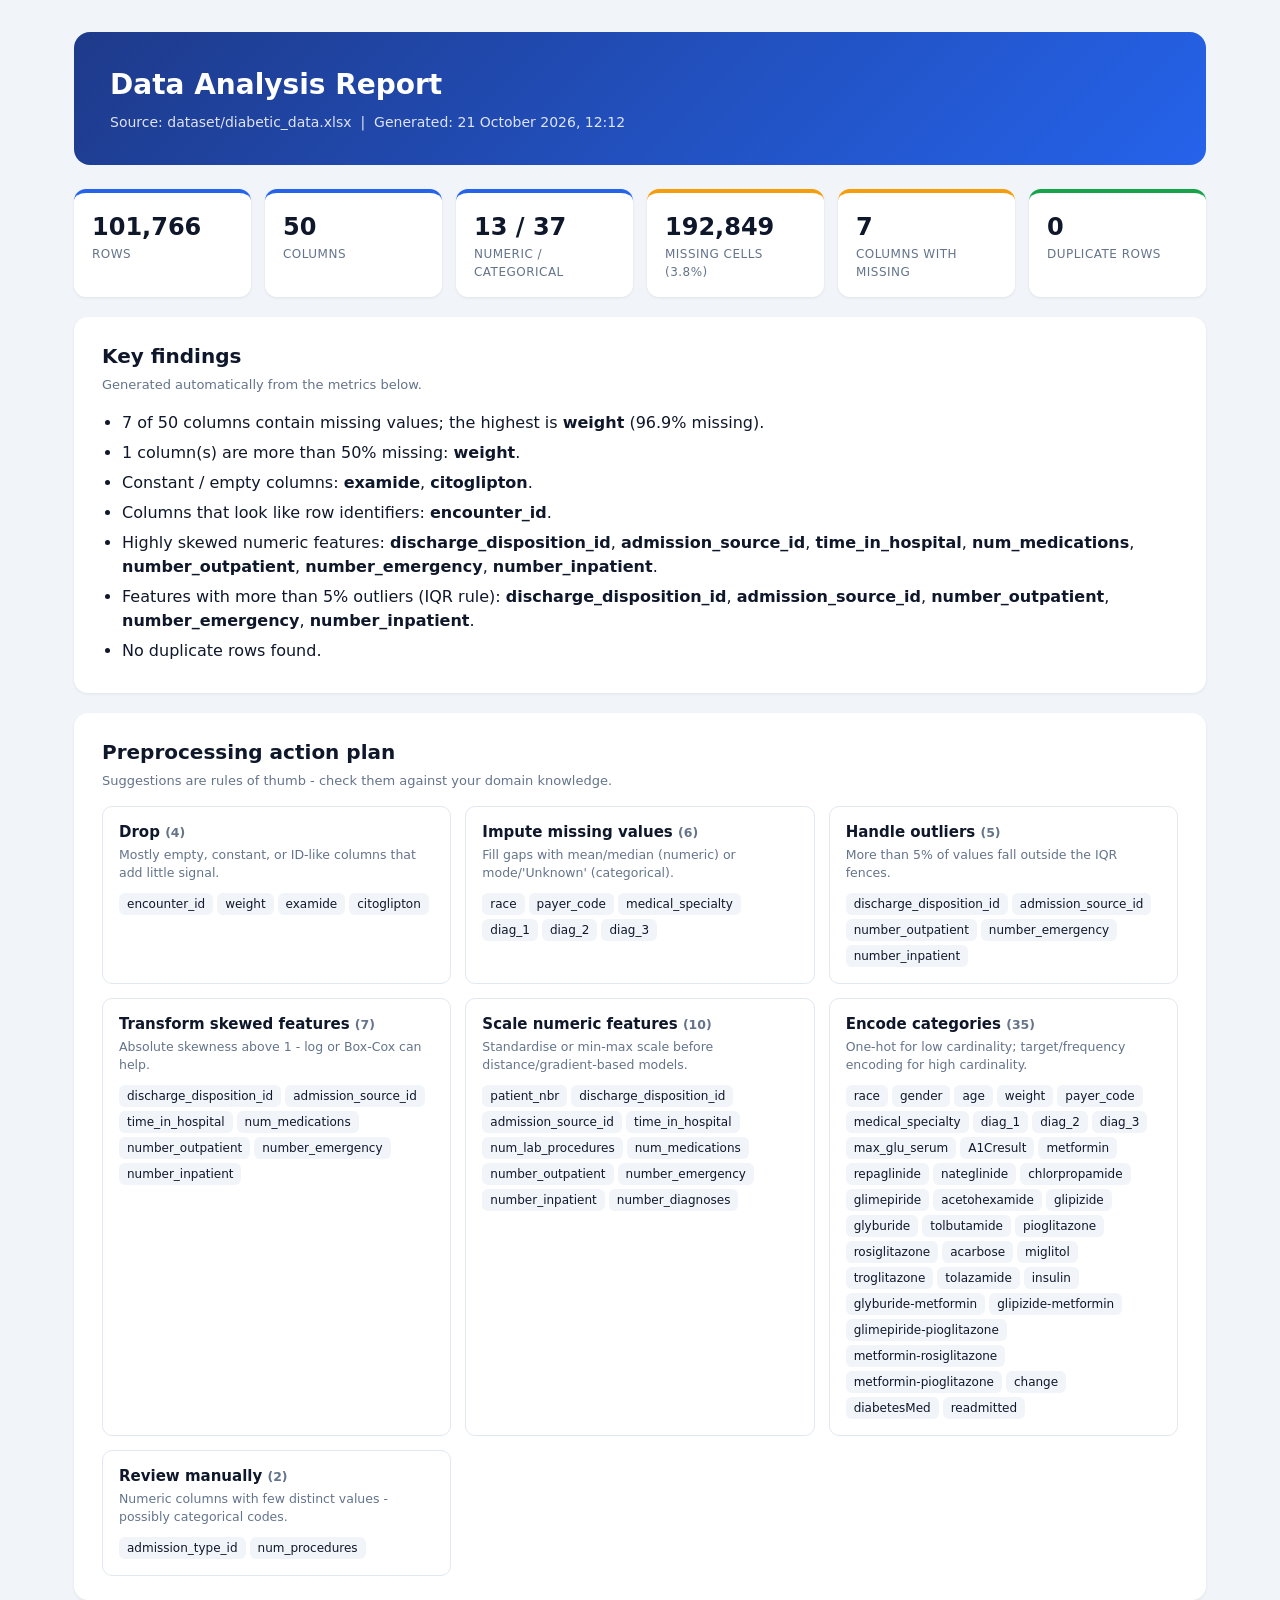
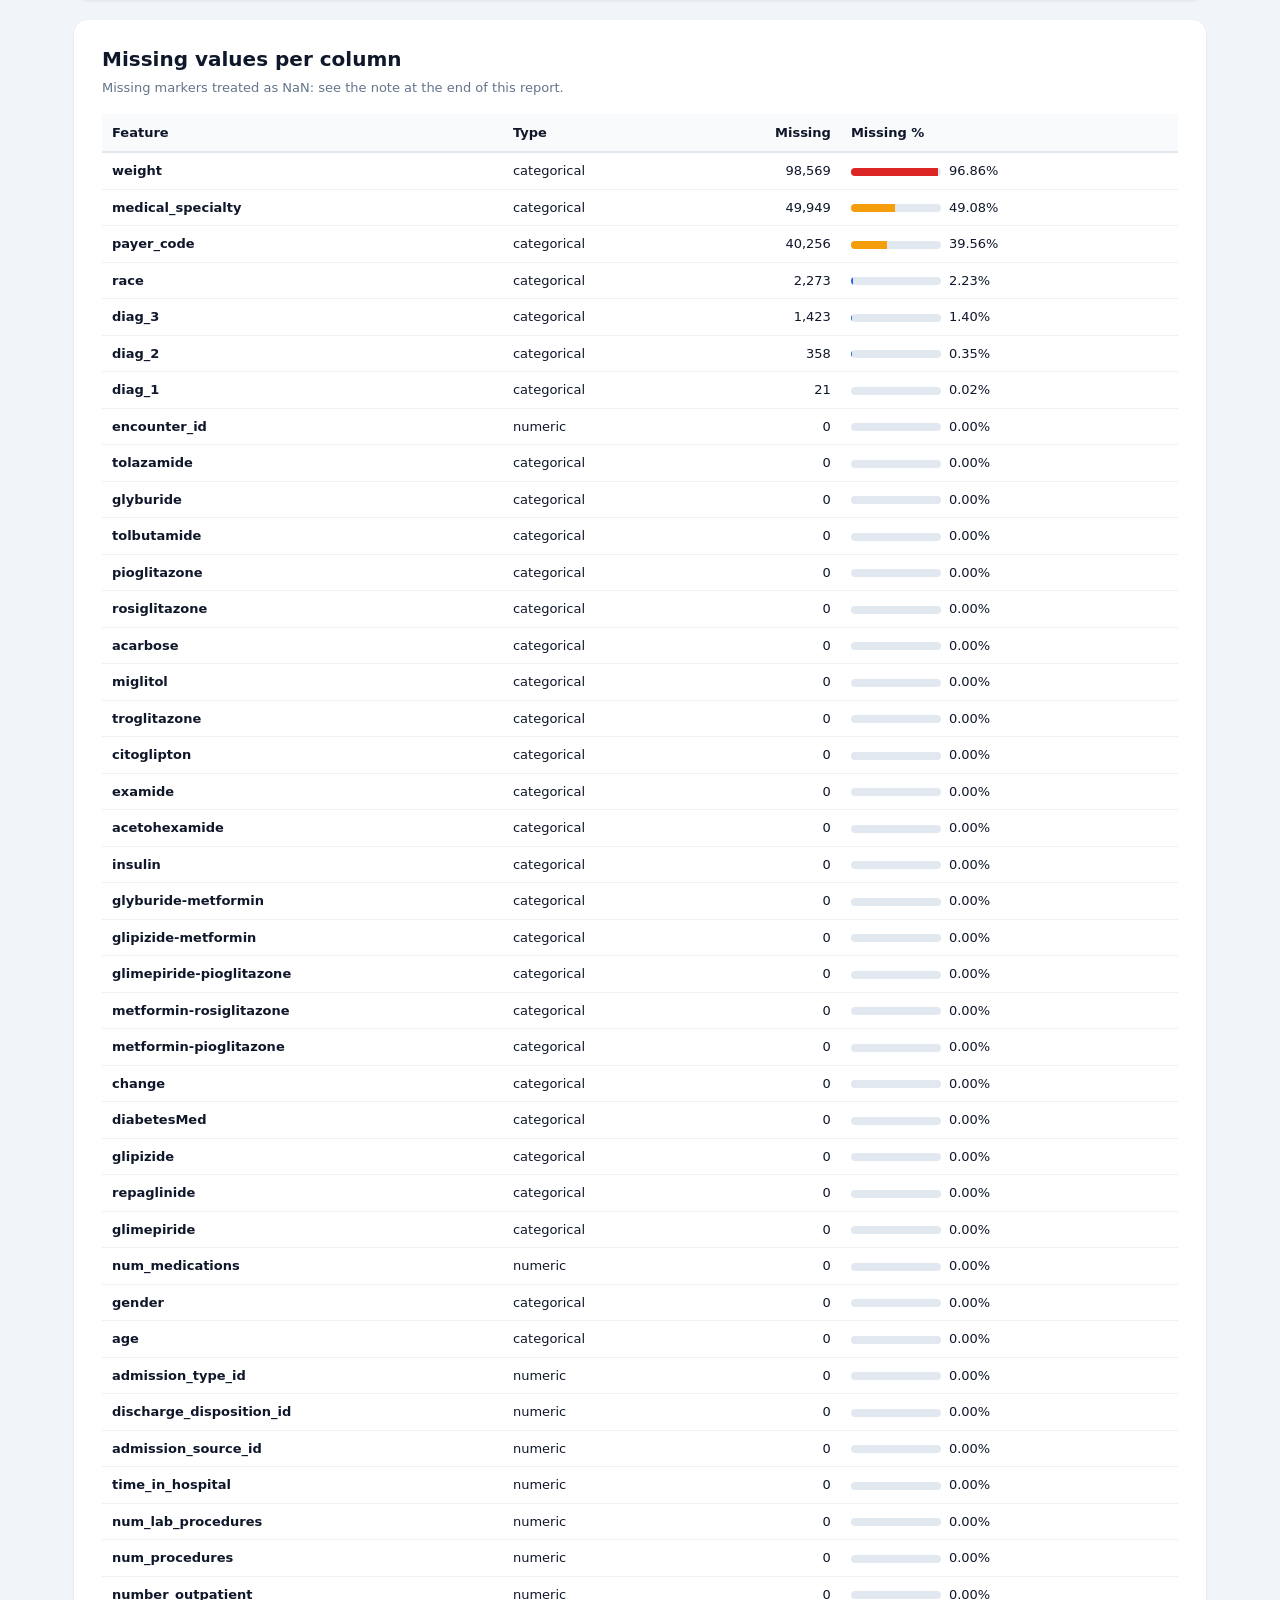
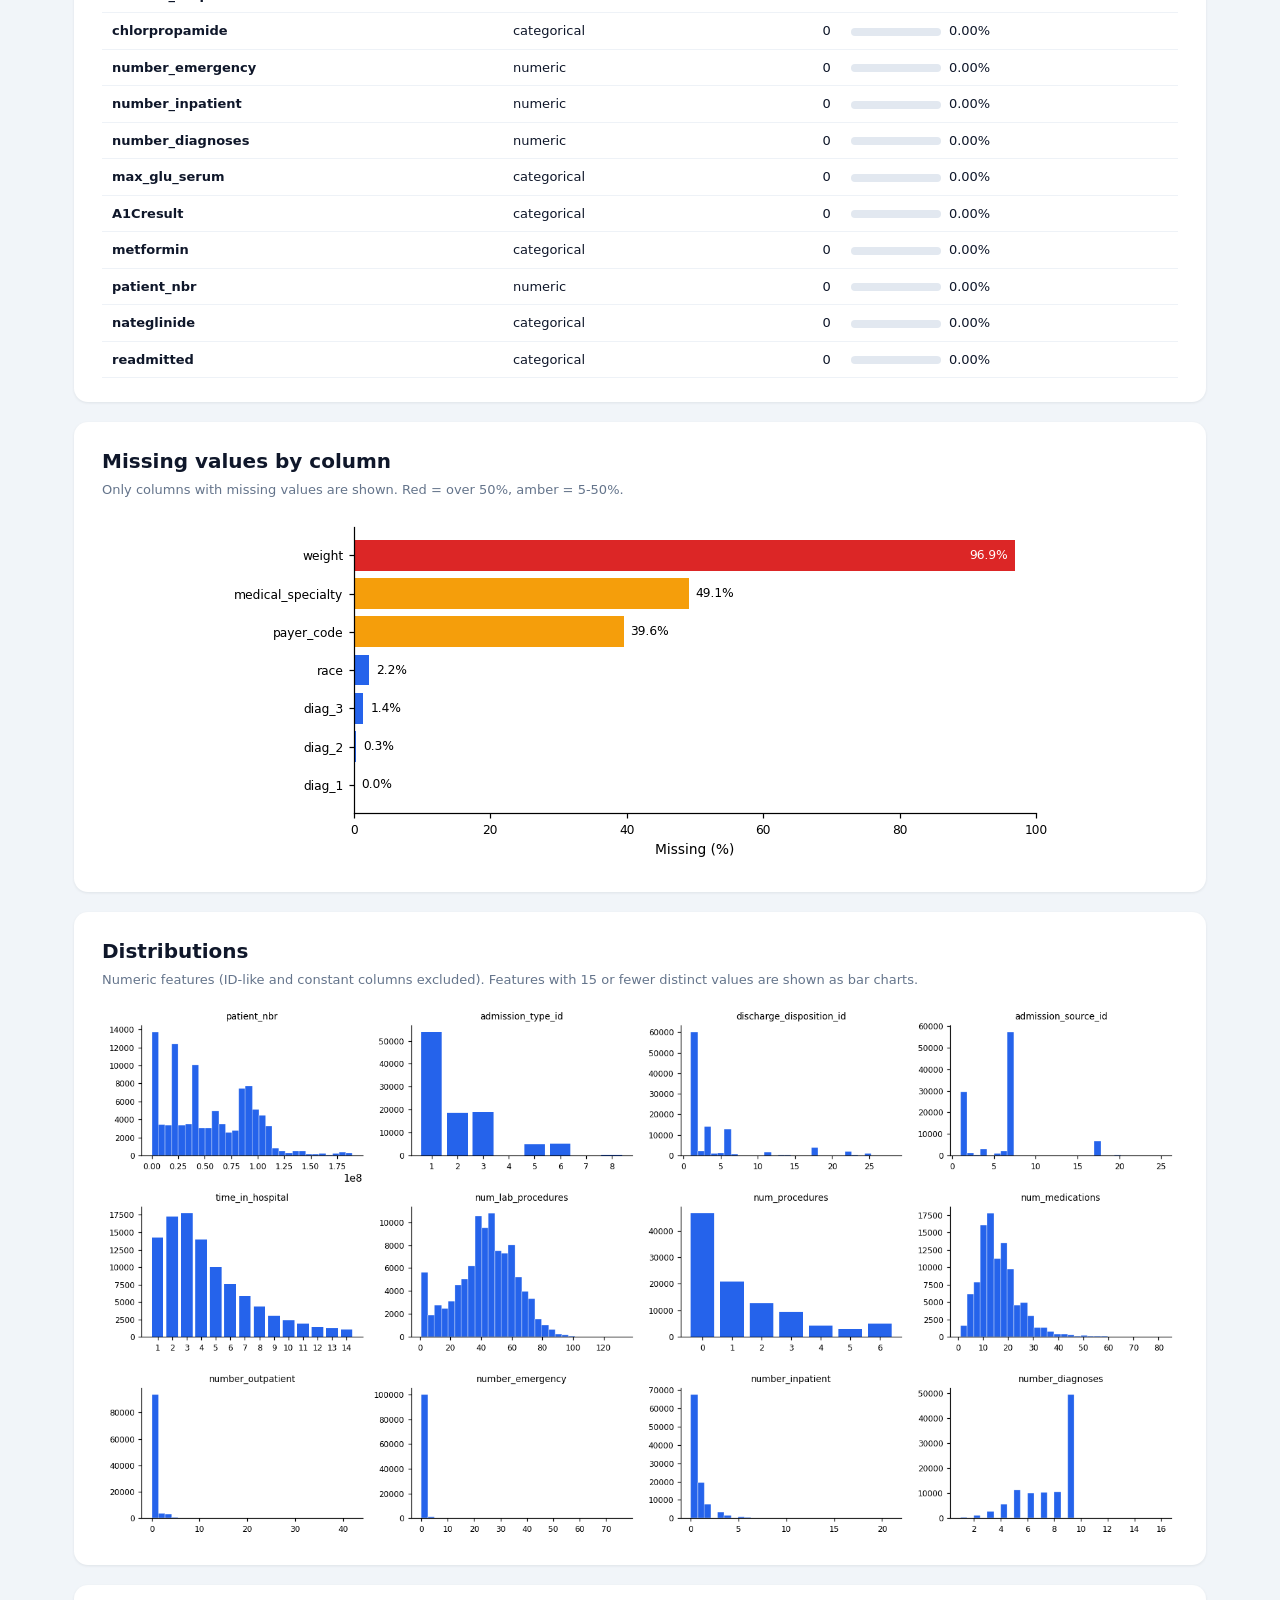
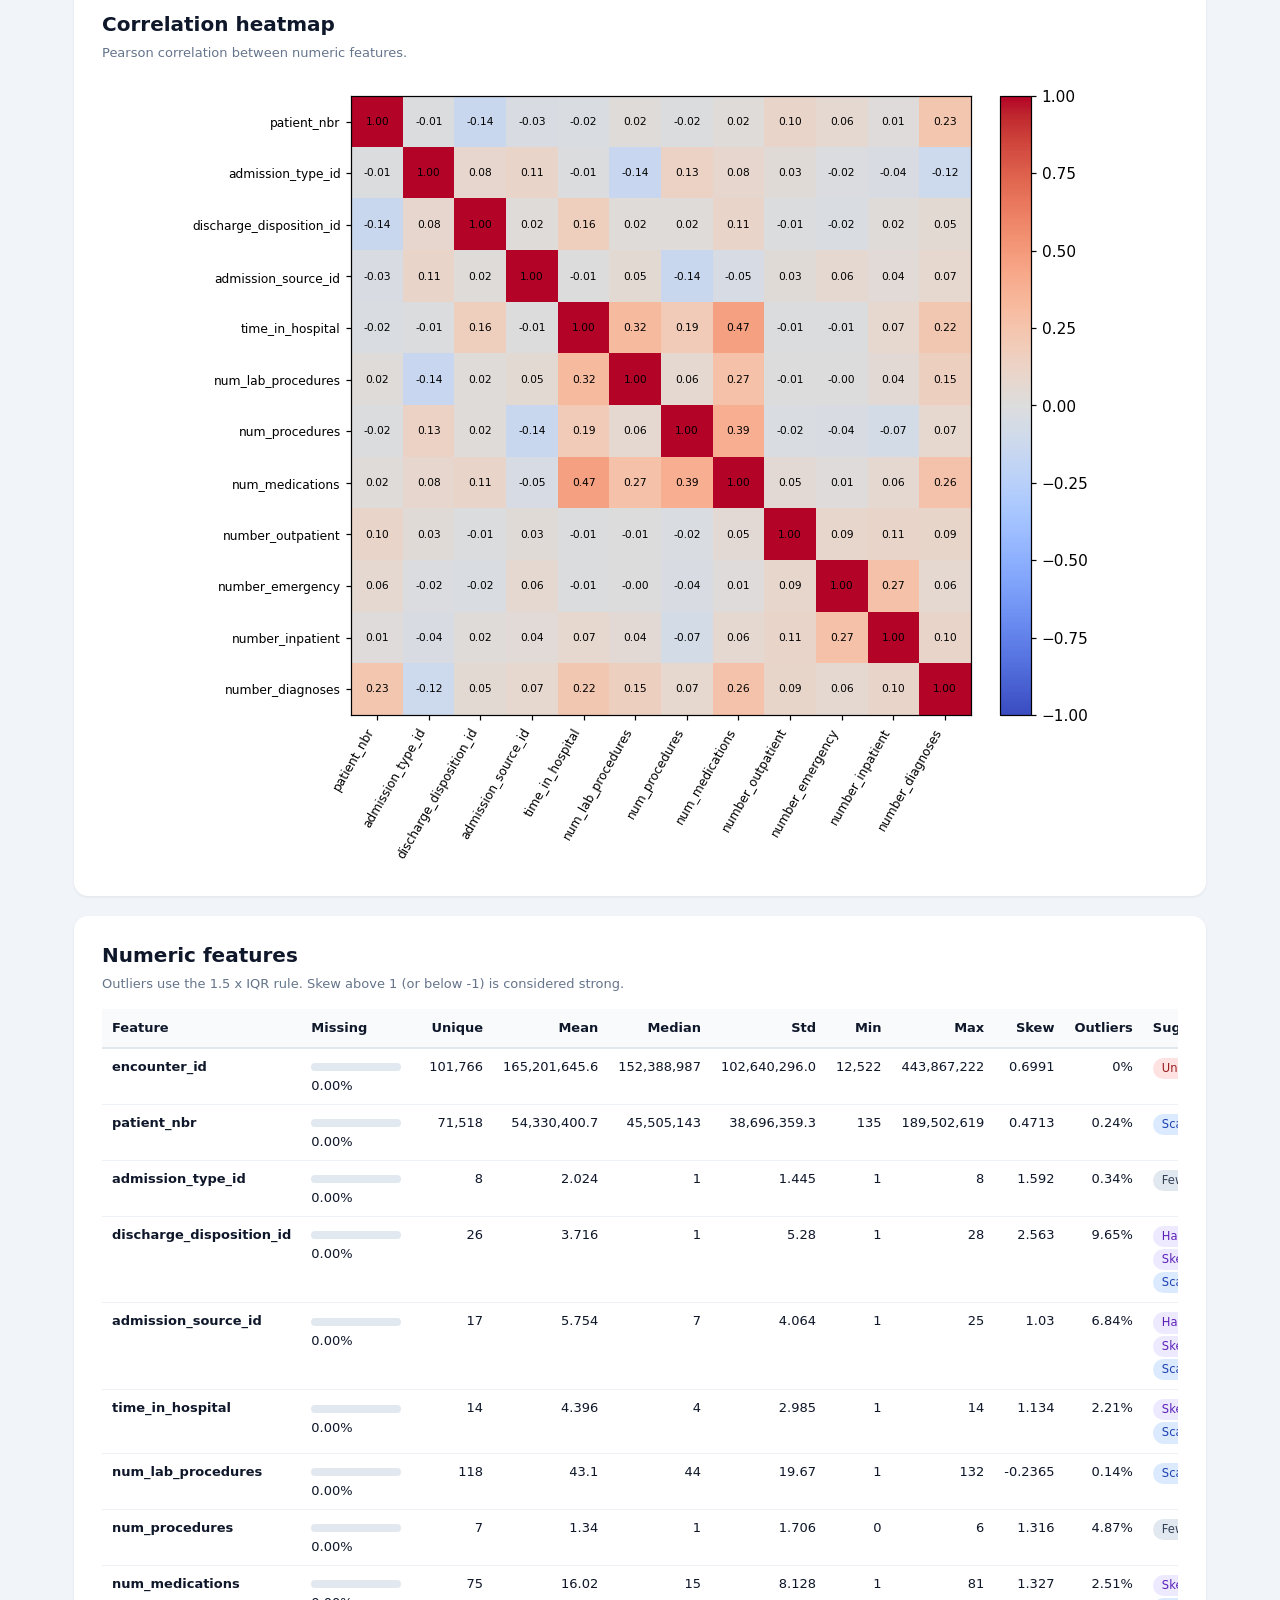
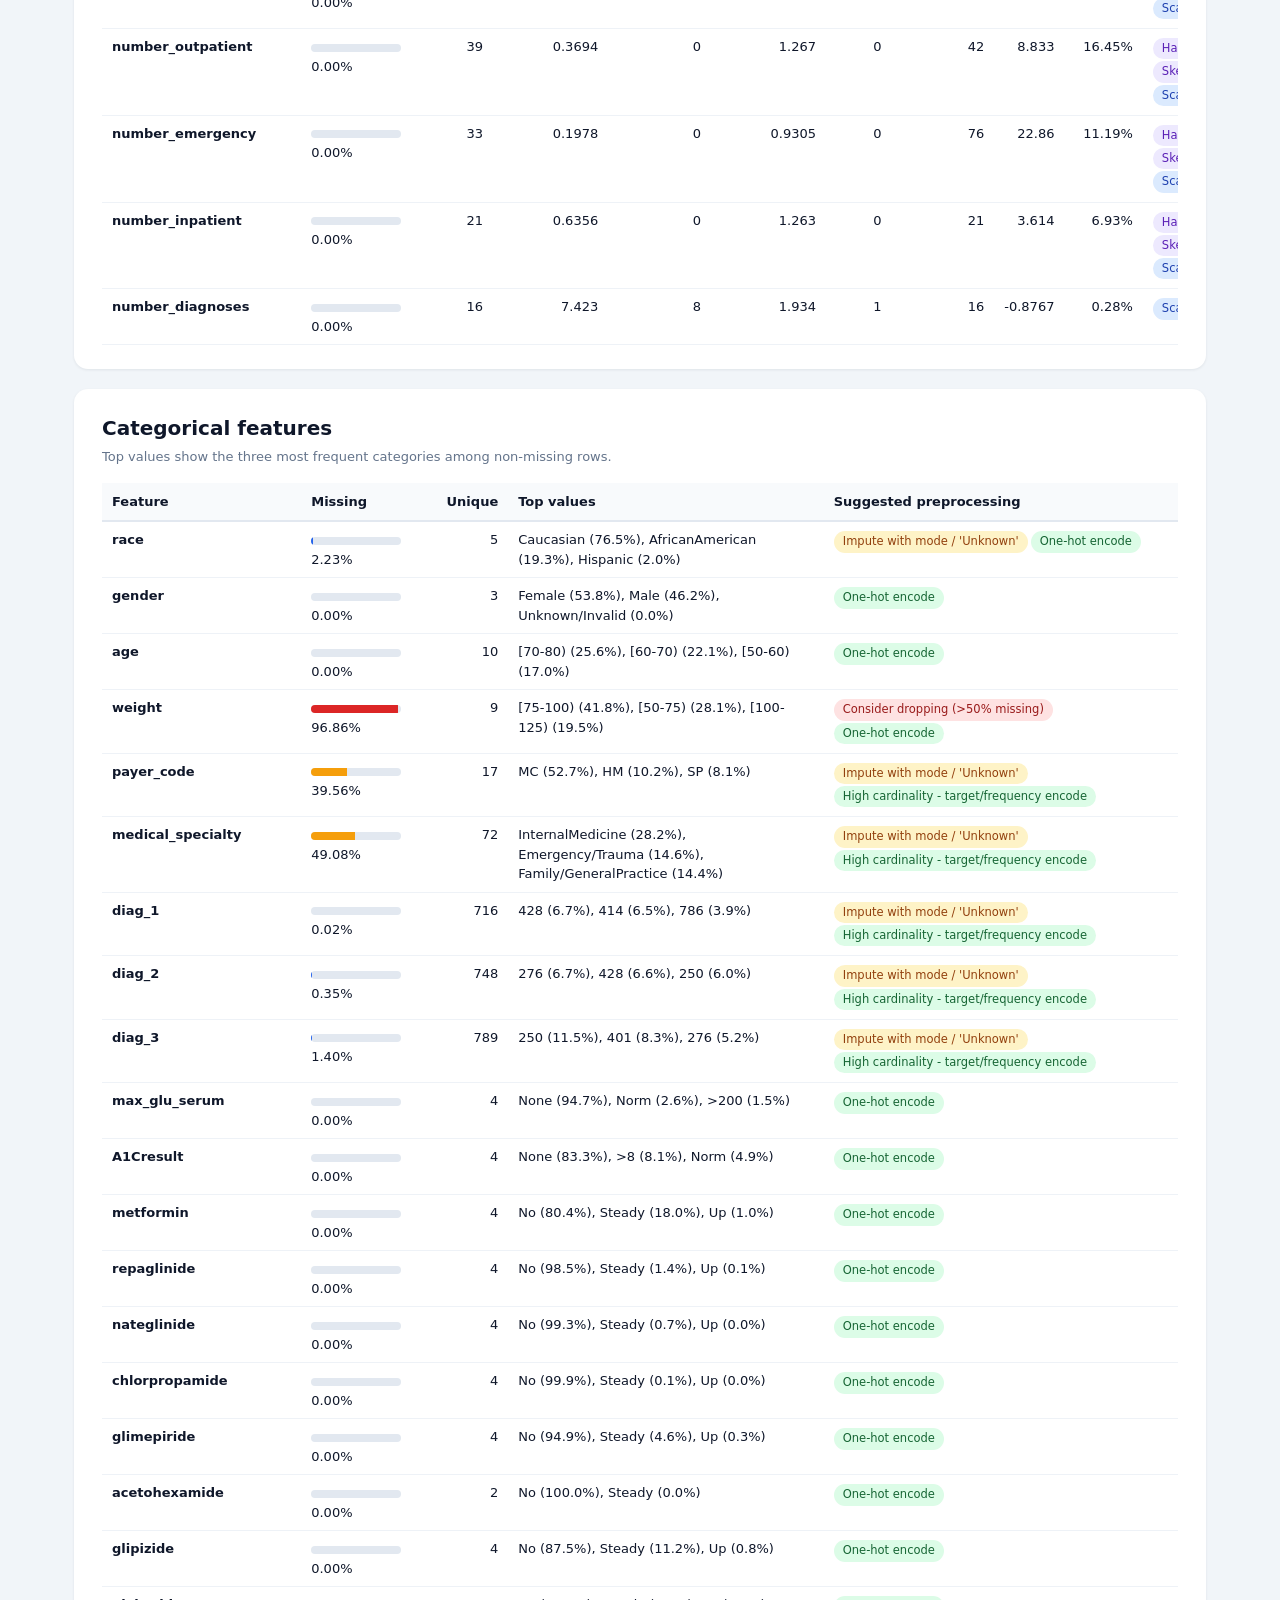
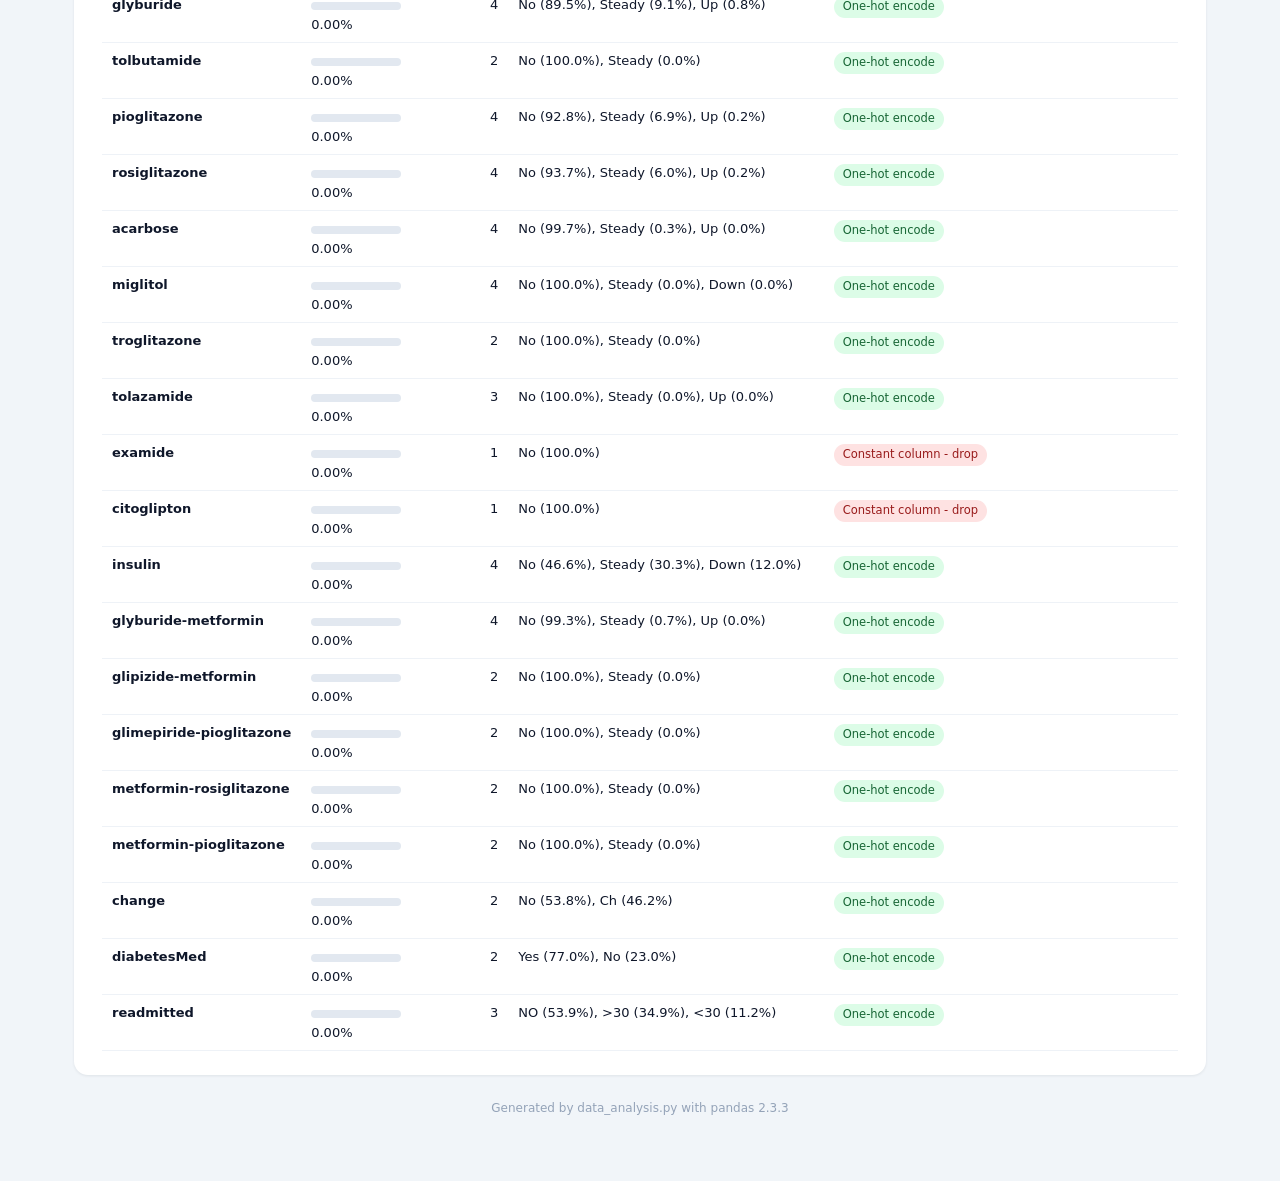
<file: data_analysis/EDA/data_analysis_report.html>
<!DOCTYPE html>
<html lang="en"><head><meta charset="utf-8">
<meta name="viewport" content="width=device-width, initial-scale=1">
<title>Data Analysis Report</title><style>
*{box-sizing:border-box}
body{margin:0;background:#f1f5f9;color:#0f172a;font-family:'Segoe UI',system-ui,-apple-system,Arial,sans-serif;line-height:1.5}
.wrap{max-width:1180px;margin:0 auto;padding:32px 24px 64px}
header{background:linear-gradient(135deg,#1e3a8a,#2563eb);color:#fff;border-radius:16px;padding:32px 36px;margin-bottom:24px}
header h1{margin:0 0 6px;font-size:28px}
header p{margin:0;opacity:.85;font-size:14px}
section{background:#fff;border-radius:14px;padding:24px 28px;margin-bottom:20px;box-shadow:0 1px 3px rgba(15,23,42,.08)}
h2{margin:0 0 4px;font-size:20px}
.sub{color:#64748b;font-size:13px;margin:0 0 16px}
.cards{display:grid;grid-template-columns:repeat(auto-fit,minmax(160px,1fr));gap:14px;margin-bottom:20px}
.card{background:#fff;border-radius:12px;padding:16px 18px;box-shadow:0 1px 3px rgba(15,23,42,.08);border-top:4px solid #2563eb}
.card .v{font-size:24px;font-weight:700}
.card .l{font-size:12px;color:#64748b;text-transform:uppercase;letter-spacing:.04em}
.card.warn{border-top-color:#f59e0b}.card.bad{border-top-color:#dc2626}.card.good{border-top-color:#16a34a}
ul.findings{margin:0;padding-left:20px}ul.findings li{margin:6px 0}
.tw{overflow-x:auto}
table{border-collapse:collapse;width:100%;font-size:13px}
th{background:#f8fafc;text-align:left;padding:9px 10px;border-bottom:2px solid #e2e8f0;white-space:nowrap;position:sticky;top:0}
td{padding:8px 10px;border-bottom:1px solid #eef2f7;vertical-align:top}
td.n,th.n{text-align:right;font-variant-numeric:tabular-nums}
tr:hover td{background:#f8fafc}
td.f{font-weight:600;white-space:nowrap}
.bar{display:inline-block;width:90px;height:8px;background:#e2e8f0;border-radius:4px;vertical-align:middle;margin-right:8px;overflow:hidden}
.bar span{display:block;height:100%}
.fill.ok,.fill.low{background:#2563eb}.fill.mid{background:#f59e0b}.fill.high{background:#dc2626}
.pill{display:inline-block;padding:2px 9px;border-radius:999px;font-size:11.5px;margin:1px 3px 1px 0;white-space:nowrap}
.pill.drop{background:#fee2e2;color:#991b1b}.pill.impute{background:#fef3c7;color:#92400e}
.pill.outliers,.pill.transform{background:#ede9fe;color:#5b21b6}.pill.scale{background:#dbeafe;color:#1e40af}
.pill.encode{background:#dcfce7;color:#166534}.pill.review{background:#e2e8f0;color:#334155}
.plan{display:grid;grid-template-columns:repeat(auto-fit,minmax(320px,1fr));gap:14px}
.plan .box{border:1px solid #e2e8f0;border-radius:10px;padding:14px 16px}
.plan h3{margin:0 0 2px;font-size:15px}.plan p{margin:0 0 8px;color:#64748b;font-size:12.5px}
.chip{display:inline-block;background:#f1f5f9;border-radius:6px;padding:2px 8px;margin:2px 4px 2px 0;font-size:12px}
img.chart{max-width:100%;height:auto;display:block;margin:0 auto}
.note{color:#64748b;font-size:12.5px}
footer{text-align:center;color:#94a3b8;font-size:12px;margin-top:24px}
@media print{body{background:#fff}section,.card{box-shadow:none;border:1px solid #e2e8f0;break-inside:avoid}th{position:static}}
</style></head>
<body><div class="wrap">
<header><h1>Data Analysis Report</h1>
<p>Source: dataset/diabetic_data.xlsx &nbsp;|&nbsp; Generated: 21 October 2026, 12:12</p></header>

<div class="cards"><div class="card "><div class="v">101,766</div><div class="l">Rows</div></div><div class="card "><div class="v">50</div><div class="l">Columns</div></div><div class="card "><div class="v">13 / 37</div><div class="l">Numeric / Categorical</div></div><div class="card warn"><div class="v">192,849</div><div class="l">Missing cells (3.8%)</div></div><div class="card warn"><div class="v">7</div><div class="l">Columns with missing</div></div><div class="card good"><div class="v">0</div><div class="l">Duplicate rows</div></div></div>

<section><h2>Key findings</h2><p class="sub">Generated automatically from the metrics below.</p>
<ul class="findings"><li>7 of 50 columns contain missing values; the highest is <b>weight</b> (96.9% missing).</li><li>1 column(s) are more than 50% missing: <b>weight</b>.</li><li>Constant / empty columns: <b>examide</b>, <b>citoglipton</b>.</li><li>Columns that look like row identifiers: <b>encounter_id</b>.</li><li>Highly skewed numeric features: <b>discharge_disposition_id</b>, <b>admission_source_id</b>, <b>time_in_hospital</b>, <b>num_medications</b>, <b>number_outpatient</b>, <b>number_emergency</b>, <b>number_inpatient</b>.</li><li>Features with more than 5% outliers (IQR rule): <b>discharge_disposition_id</b>, <b>admission_source_id</b>, <b>number_outpatient</b>, <b>number_emergency</b>, <b>number_inpatient</b>.</li><li>No duplicate rows found.</li></ul></section>

<section><h2>Preprocessing action plan</h2>
<p class="sub">Suggestions are rules of thumb - check them against your domain knowledge.</p><div class="plan"><div class="box"><h3>Drop <span class="note">(4)</span></h3><p>Mostly empty, constant, or ID-like columns that add little signal.</p><span class="chip">encounter_id</span><span class="chip">weight</span><span class="chip">examide</span><span class="chip">citoglipton</span></div><div class="box"><h3>Impute missing values <span class="note">(6)</span></h3><p>Fill gaps with mean/median (numeric) or mode/'Unknown' (categorical).</p><span class="chip">race</span><span class="chip">payer_code</span><span class="chip">medical_specialty</span><span class="chip">diag_1</span><span class="chip">diag_2</span><span class="chip">diag_3</span></div><div class="box"><h3>Handle outliers <span class="note">(5)</span></h3><p>More than 5% of values fall outside the IQR fences.</p><span class="chip">discharge_disposition_id</span><span class="chip">admission_source_id</span><span class="chip">number_outpatient</span><span class="chip">number_emergency</span><span class="chip">number_inpatient</span></div><div class="box"><h3>Transform skewed features <span class="note">(7)</span></h3><p>Absolute skewness above 1 - log or Box-Cox can help.</p><span class="chip">discharge_disposition_id</span><span class="chip">admission_source_id</span><span class="chip">time_in_hospital</span><span class="chip">num_medications</span><span class="chip">number_outpatient</span><span class="chip">number_emergency</span><span class="chip">number_inpatient</span></div><div class="box"><h3>Scale numeric features <span class="note">(10)</span></h3><p>Standardise or min-max scale before distance/gradient-based models.</p><span class="chip">patient_nbr</span><span class="chip">discharge_disposition_id</span><span class="chip">admission_source_id</span><span class="chip">time_in_hospital</span><span class="chip">num_lab_procedures</span><span class="chip">num_medications</span><span class="chip">number_outpatient</span><span class="chip">number_emergency</span><span class="chip">number_inpatient</span><span class="chip">number_diagnoses</span></div><div class="box"><h3>Encode categories <span class="note">(35)</span></h3><p>One-hot for low cardinality; target/frequency encoding for high cardinality.</p><span class="chip">race</span><span class="chip">gender</span><span class="chip">age</span><span class="chip">weight</span><span class="chip">payer_code</span><span class="chip">medical_specialty</span><span class="chip">diag_1</span><span class="chip">diag_2</span><span class="chip">diag_3</span><span class="chip">max_glu_serum</span><span class="chip">A1Cresult</span><span class="chip">metformin</span><span class="chip">repaglinide</span><span class="chip">nateglinide</span><span class="chip">chlorpropamide</span><span class="chip">glimepiride</span><span class="chip">acetohexamide</span><span class="chip">glipizide</span><span class="chip">glyburide</span><span class="chip">tolbutamide</span><span class="chip">pioglitazone</span><span class="chip">rosiglitazone</span><span class="chip">acarbose</span><span class="chip">miglitol</span><span class="chip">troglitazone</span><span class="chip">tolazamide</span><span class="chip">insulin</span><span class="chip">glyburide-metformin</span><span class="chip">glipizide-metformin</span><span class="chip">glimepiride-pioglitazone</span><span class="chip">metformin-rosiglitazone</span><span class="chip">metformin-pioglitazone</span><span class="chip">change</span><span class="chip">diabetesMed</span><span class="chip">readmitted</span></div><div class="box"><h3>Review manually <span class="note">(2)</span></h3><p>Numeric columns with few distinct values - possibly categorical codes.</p><span class="chip">admission_type_id</span><span class="chip">num_procedures</span></div></div></section>

<section><h2>Missing values per column</h2>
<p class="sub">Missing markers treated as NaN: see the note at the end of this report.</p><div class="tw"><table><tr><th>Feature</th><th>Type</th><th class="n">Missing</th><th>Missing %</th></tr><tr><td class="f">weight</td><td>categorical</td><td class="n">98,569</td><td><div class="bar"><span class="fill high" style="width:96.9%"></span></div>96.86%</td></tr><tr><td class="f">medical_specialty</td><td>categorical</td><td class="n">49,949</td><td><div class="bar"><span class="fill mid" style="width:49.1%"></span></div>49.08%</td></tr><tr><td class="f">payer_code</td><td>categorical</td><td class="n">40,256</td><td><div class="bar"><span class="fill mid" style="width:39.6%"></span></div>39.56%</td></tr><tr><td class="f">race</td><td>categorical</td><td class="n">2,273</td><td><div class="bar"><span class="fill low" style="width:2.2%"></span></div>2.23%</td></tr><tr><td class="f">diag_3</td><td>categorical</td><td class="n">1,423</td><td><div class="bar"><span class="fill low" style="width:1.4%"></span></div>1.40%</td></tr><tr><td class="f">diag_2</td><td>categorical</td><td class="n">358</td><td><div class="bar"><span class="fill low" style="width:0.3%"></span></div>0.35%</td></tr><tr><td class="f">diag_1</td><td>categorical</td><td class="n">21</td><td><div class="bar"><span class="fill low" style="width:0.0%"></span></div>0.02%</td></tr><tr><td class="f">encounter_id</td><td>numeric</td><td class="n">0</td><td><div class="bar"><span class="fill ok" style="width:0.0%"></span></div>0.00%</td></tr><tr><td class="f">tolazamide</td><td>categorical</td><td class="n">0</td><td><div class="bar"><span class="fill ok" style="width:0.0%"></span></div>0.00%</td></tr><tr><td class="f">glyburide</td><td>categorical</td><td class="n">0</td><td><div class="bar"><span class="fill ok" style="width:0.0%"></span></div>0.00%</td></tr><tr><td class="f">tolbutamide</td><td>categorical</td><td class="n">0</td><td><div class="bar"><span class="fill ok" style="width:0.0%"></span></div>0.00%</td></tr><tr><td class="f">pioglitazone</td><td>categorical</td><td class="n">0</td><td><div class="bar"><span class="fill ok" style="width:0.0%"></span></div>0.00%</td></tr><tr><td class="f">rosiglitazone</td><td>categorical</td><td class="n">0</td><td><div class="bar"><span class="fill ok" style="width:0.0%"></span></div>0.00%</td></tr><tr><td class="f">acarbose</td><td>categorical</td><td class="n">0</td><td><div class="bar"><span class="fill ok" style="width:0.0%"></span></div>0.00%</td></tr><tr><td class="f">miglitol</td><td>categorical</td><td class="n">0</td><td><div class="bar"><span class="fill ok" style="width:0.0%"></span></div>0.00%</td></tr><tr><td class="f">troglitazone</td><td>categorical</td><td class="n">0</td><td><div class="bar"><span class="fill ok" style="width:0.0%"></span></div>0.00%</td></tr><tr><td class="f">citoglipton</td><td>categorical</td><td class="n">0</td><td><div class="bar"><span class="fill ok" style="width:0.0%"></span></div>0.00%</td></tr><tr><td class="f">examide</td><td>categorical</td><td class="n">0</td><td><div class="bar"><span class="fill ok" style="width:0.0%"></span></div>0.00%</td></tr><tr><td class="f">acetohexamide</td><td>categorical</td><td class="n">0</td><td><div class="bar"><span class="fill ok" style="width:0.0%"></span></div>0.00%</td></tr><tr><td class="f">insulin</td><td>categorical</td><td class="n">0</td><td><div class="bar"><span class="fill ok" style="width:0.0%"></span></div>0.00%</td></tr><tr><td class="f">glyburide-metformin</td><td>categorical</td><td class="n">0</td><td><div class="bar"><span class="fill ok" style="width:0.0%"></span></div>0.00%</td></tr><tr><td class="f">glipizide-metformin</td><td>categorical</td><td class="n">0</td><td><div class="bar"><span class="fill ok" style="width:0.0%"></span></div>0.00%</td></tr><tr><td class="f">glimepiride-pioglitazone</td><td>categorical</td><td class="n">0</td><td><div class="bar"><span class="fill ok" style="width:0.0%"></span></div>0.00%</td></tr><tr><td class="f">metformin-rosiglitazone</td><td>categorical</td><td class="n">0</td><td><div class="bar"><span class="fill ok" style="width:0.0%"></span></div>0.00%</td></tr><tr><td class="f">metformin-pioglitazone</td><td>categorical</td><td class="n">0</td><td><div class="bar"><span class="fill ok" style="width:0.0%"></span></div>0.00%</td></tr><tr><td class="f">change</td><td>categorical</td><td class="n">0</td><td><div class="bar"><span class="fill ok" style="width:0.0%"></span></div>0.00%</td></tr><tr><td class="f">diabetesMed</td><td>categorical</td><td class="n">0</td><td><div class="bar"><span class="fill ok" style="width:0.0%"></span></div>0.00%</td></tr><tr><td class="f">glipizide</td><td>categorical</td><td class="n">0</td><td><div class="bar"><span class="fill ok" style="width:0.0%"></span></div>0.00%</td></tr><tr><td class="f">repaglinide</td><td>categorical</td><td class="n">0</td><td><div class="bar"><span class="fill ok" style="width:0.0%"></span></div>0.00%</td></tr><tr><td class="f">glimepiride</td><td>categorical</td><td class="n">0</td><td><div class="bar"><span class="fill ok" style="width:0.0%"></span></div>0.00%</td></tr><tr><td class="f">num_medications</td><td>numeric</td><td class="n">0</td><td><div class="bar"><span class="fill ok" style="width:0.0%"></span></div>0.00%</td></tr><tr><td class="f">gender</td><td>categorical</td><td class="n">0</td><td><div class="bar"><span class="fill ok" style="width:0.0%"></span></div>0.00%</td></tr><tr><td class="f">age</td><td>categorical</td><td class="n">0</td><td><div class="bar"><span class="fill ok" style="width:0.0%"></span></div>0.00%</td></tr><tr><td class="f">admission_type_id</td><td>numeric</td><td class="n">0</td><td><div class="bar"><span class="fill ok" style="width:0.0%"></span></div>0.00%</td></tr><tr><td class="f">discharge_disposition_id</td><td>numeric</td><td class="n">0</td><td><div class="bar"><span class="fill ok" style="width:0.0%"></span></div>0.00%</td></tr><tr><td class="f">admission_source_id</td><td>numeric</td><td class="n">0</td><td><div class="bar"><span class="fill ok" style="width:0.0%"></span></div>0.00%</td></tr><tr><td class="f">time_in_hospital</td><td>numeric</td><td class="n">0</td><td><div class="bar"><span class="fill ok" style="width:0.0%"></span></div>0.00%</td></tr><tr><td class="f">num_lab_procedures</td><td>numeric</td><td class="n">0</td><td><div class="bar"><span class="fill ok" style="width:0.0%"></span></div>0.00%</td></tr><tr><td class="f">num_procedures</td><td>numeric</td><td class="n">0</td><td><div class="bar"><span class="fill ok" style="width:0.0%"></span></div>0.00%</td></tr><tr><td class="f">number_outpatient</td><td>numeric</td><td class="n">0</td><td><div class="bar"><span class="fill ok" style="width:0.0%"></span></div>0.00%</td></tr><tr><td class="f">chlorpropamide</td><td>categorical</td><td class="n">0</td><td><div class="bar"><span class="fill ok" style="width:0.0%"></span></div>0.00%</td></tr><tr><td class="f">number_emergency</td><td>numeric</td><td class="n">0</td><td><div class="bar"><span class="fill ok" style="width:0.0%"></span></div>0.00%</td></tr><tr><td class="f">number_inpatient</td><td>numeric</td><td class="n">0</td><td><div class="bar"><span class="fill ok" style="width:0.0%"></span></div>0.00%</td></tr><tr><td class="f">number_diagnoses</td><td>numeric</td><td class="n">0</td><td><div class="bar"><span class="fill ok" style="width:0.0%"></span></div>0.00%</td></tr><tr><td class="f">max_glu_serum</td><td>categorical</td><td class="n">0</td><td><div class="bar"><span class="fill ok" style="width:0.0%"></span></div>0.00%</td></tr><tr><td class="f">A1Cresult</td><td>categorical</td><td class="n">0</td><td><div class="bar"><span class="fill ok" style="width:0.0%"></span></div>0.00%</td></tr><tr><td class="f">metformin</td><td>categorical</td><td class="n">0</td><td><div class="bar"><span class="fill ok" style="width:0.0%"></span></div>0.00%</td></tr><tr><td class="f">patient_nbr</td><td>numeric</td><td class="n">0</td><td><div class="bar"><span class="fill ok" style="width:0.0%"></span></div>0.00%</td></tr><tr><td class="f">nateglinide</td><td>categorical</td><td class="n">0</td><td><div class="bar"><span class="fill ok" style="width:0.0%"></span></div>0.00%</td></tr><tr><td class="f">readmitted</td><td>categorical</td><td class="n">0</td><td><div class="bar"><span class="fill ok" style="width:0.0%"></span></div>0.00%</td></tr></table></div></section>

<section><h2>Missing values by column</h2><p class='sub'>Only columns with missing values are shown. Red = over 50%, amber = 5-50%.</p><img class="chart" alt="Missing values chart" src="[data-uri]"></section><section><h2>Distributions</h2><p class='sub'>Numeric features (ID-like and constant columns excluded). Features with 15 or fewer distinct values are shown as bar charts.</p><img class="chart" alt="Distributions" src="[data-uri]"></section><section><h2>Correlation heatmap</h2><p class='sub'>Pearson correlation between numeric features.</p><img class="chart" alt="Correlation heatmap" src="[data-uri]"></section>

<section><h2>Numeric features</h2><p class="sub">Outliers use the 1.5 x IQR rule. Skew above 1 (or below -1) is considered strong.</p><div class="tw"><table><tr><th>Feature</th><th>Missing</th><th class="n">Unique</th><th class="n">Mean</th><th class="n">Median</th><th class="n">Std</th><th class="n">Min</th><th class="n">Max</th><th class="n">Skew</th><th class="n">Outliers</th><th>Suggested preprocessing</th></tr><tr><td class="f">encounter_id</td><td><div class="bar"><span class="fill ok" style="width:0.0%"></span></div>0.00%</td><td class="n">101,766</td><td class="n">165,201,645.6</td><td class="n">152,388,987</td><td class="n">102,640,296.0</td><td class="n">12,522</td><td class="n">443,867,222</td><td class="n">0.6991</td><td class="n">0%</td><td><span class="pill drop">Unique per row - looks like an ID, likely drop</span></td></tr><tr><td class="f">patient_nbr</td><td><div class="bar"><span class="fill ok" style="width:0.0%"></span></div>0.00%</td><td class="n">71,518</td><td class="n">54,330,400.7</td><td class="n">45,505,143</td><td class="n">38,696,359.3</td><td class="n">135</td><td class="n">189,502,619</td><td class="n">0.4713</td><td class="n">0.24%</td><td><span class="pill scale">Scale (StandardScaler/MinMax)</span></td></tr><tr><td class="f">admission_type_id</td><td><div class="bar"><span class="fill ok" style="width:0.0%"></span></div>0.00%</td><td class="n">8</td><td class="n">2.024</td><td class="n">1</td><td class="n">1.445</td><td class="n">1</td><td class="n">8</td><td class="n">1.592</td><td class="n">0.34%</td><td><span class="pill review">Few distinct values - may be a categorical code</span></td></tr><tr><td class="f">discharge_disposition_id</td><td><div class="bar"><span class="fill ok" style="width:0.0%"></span></div>0.00%</td><td class="n">26</td><td class="n">3.716</td><td class="n">1</td><td class="n">5.28</td><td class="n">1</td><td class="n">28</td><td class="n">2.563</td><td class="n">9.65%</td><td><span class="pill outliers">Handle outliers (clip/winsorize)</span><span class="pill transform">Skewed - try log/Box-Cox transform</span><span class="pill scale">Scale (StandardScaler/MinMax)</span></td></tr><tr><td class="f">admission_source_id</td><td><div class="bar"><span class="fill ok" style="width:0.0%"></span></div>0.00%</td><td class="n">17</td><td class="n">5.754</td><td class="n">7</td><td class="n">4.064</td><td class="n">1</td><td class="n">25</td><td class="n">1.03</td><td class="n">6.84%</td><td><span class="pill outliers">Handle outliers (clip/winsorize)</span><span class="pill transform">Skewed - try log/Box-Cox transform</span><span class="pill scale">Scale (StandardScaler/MinMax)</span></td></tr><tr><td class="f">time_in_hospital</td><td><div class="bar"><span class="fill ok" style="width:0.0%"></span></div>0.00%</td><td class="n">14</td><td class="n">4.396</td><td class="n">4</td><td class="n">2.985</td><td class="n">1</td><td class="n">14</td><td class="n">1.134</td><td class="n">2.21%</td><td><span class="pill transform">Skewed - try log/Box-Cox transform</span><span class="pill scale">Scale (StandardScaler/MinMax)</span></td></tr><tr><td class="f">num_lab_procedures</td><td><div class="bar"><span class="fill ok" style="width:0.0%"></span></div>0.00%</td><td class="n">118</td><td class="n">43.1</td><td class="n">44</td><td class="n">19.67</td><td class="n">1</td><td class="n">132</td><td class="n">-0.2365</td><td class="n">0.14%</td><td><span class="pill scale">Scale (StandardScaler/MinMax)</span></td></tr><tr><td class="f">num_procedures</td><td><div class="bar"><span class="fill ok" style="width:0.0%"></span></div>0.00%</td><td class="n">7</td><td class="n">1.34</td><td class="n">1</td><td class="n">1.706</td><td class="n">0</td><td class="n">6</td><td class="n">1.316</td><td class="n">4.87%</td><td><span class="pill review">Few distinct values - may be a categorical code</span></td></tr><tr><td class="f">num_medications</td><td><div class="bar"><span class="fill ok" style="width:0.0%"></span></div>0.00%</td><td class="n">75</td><td class="n">16.02</td><td class="n">15</td><td class="n">8.128</td><td class="n">1</td><td class="n">81</td><td class="n">1.327</td><td class="n">2.51%</td><td><span class="pill transform">Skewed - try log/Box-Cox transform</span><span class="pill scale">Scale (StandardScaler/MinMax)</span></td></tr><tr><td class="f">number_outpatient</td><td><div class="bar"><span class="fill ok" style="width:0.0%"></span></div>0.00%</td><td class="n">39</td><td class="n">0.3694</td><td class="n">0</td><td class="n">1.267</td><td class="n">0</td><td class="n">42</td><td class="n">8.833</td><td class="n">16.45%</td><td><span class="pill outliers">Handle outliers (clip/winsorize)</span><span class="pill transform">Skewed - try log/Box-Cox transform</span><span class="pill scale">Scale (StandardScaler/MinMax)</span></td></tr><tr><td class="f">number_emergency</td><td><div class="bar"><span class="fill ok" style="width:0.0%"></span></div>0.00%</td><td class="n">33</td><td class="n">0.1978</td><td class="n">0</td><td class="n">0.9305</td><td class="n">0</td><td class="n">76</td><td class="n">22.86</td><td class="n">11.19%</td><td><span class="pill outliers">Handle outliers (clip/winsorize)</span><span class="pill transform">Skewed - try log/Box-Cox transform</span><span class="pill scale">Scale (StandardScaler/MinMax)</span></td></tr><tr><td class="f">number_inpatient</td><td><div class="bar"><span class="fill ok" style="width:0.0%"></span></div>0.00%</td><td class="n">21</td><td class="n">0.6356</td><td class="n">0</td><td class="n">1.263</td><td class="n">0</td><td class="n">21</td><td class="n">3.614</td><td class="n">6.93%</td><td><span class="pill outliers">Handle outliers (clip/winsorize)</span><span class="pill transform">Skewed - try log/Box-Cox transform</span><span class="pill scale">Scale (StandardScaler/MinMax)</span></td></tr><tr><td class="f">number_diagnoses</td><td><div class="bar"><span class="fill ok" style="width:0.0%"></span></div>0.00%</td><td class="n">16</td><td class="n">7.423</td><td class="n">8</td><td class="n">1.934</td><td class="n">1</td><td class="n">16</td><td class="n">-0.8767</td><td class="n">0.28%</td><td><span class="pill scale">Scale (StandardScaler/MinMax)</span></td></tr></table></div></section>

<section><h2>Categorical features</h2><p class="sub">Top values show the three most frequent categories among non-missing rows.</p><div class="tw"><table><tr><th>Feature</th><th>Missing</th><th class="n">Unique</th><th>Top values</th><th>Suggested preprocessing</th></tr><tr><td class="f">race</td><td><div class="bar"><span class="fill low" style="width:2.2%"></span></div>2.23%</td><td class="n">5</td><td>Caucasian (76.5%), AfricanAmerican (19.3%), Hispanic (2.0%)</td><td><span class="pill impute">Impute with mode / &#x27;Unknown&#x27;</span><span class="pill encode">One-hot encode</span></td></tr><tr><td class="f">gender</td><td><div class="bar"><span class="fill ok" style="width:0.0%"></span></div>0.00%</td><td class="n">3</td><td>Female (53.8%), Male (46.2%), Unknown/Invalid (0.0%)</td><td><span class="pill encode">One-hot encode</span></td></tr><tr><td class="f">age</td><td><div class="bar"><span class="fill ok" style="width:0.0%"></span></div>0.00%</td><td class="n">10</td><td>[70-80) (25.6%), [60-70) (22.1%), [50-60) (17.0%)</td><td><span class="pill encode">One-hot encode</span></td></tr><tr><td class="f">weight</td><td><div class="bar"><span class="fill high" style="width:96.9%"></span></div>96.86%</td><td class="n">9</td><td>[75-100) (41.8%), [50-75) (28.1%), [100-125) (19.5%)</td><td><span class="pill drop">Consider dropping (&gt;50% missing)</span><span class="pill encode">One-hot encode</span></td></tr><tr><td class="f">payer_code</td><td><div class="bar"><span class="fill mid" style="width:39.6%"></span></div>39.56%</td><td class="n">17</td><td>MC (52.7%), HM (10.2%), SP (8.1%)</td><td><span class="pill impute">Impute with mode / &#x27;Unknown&#x27;</span><span class="pill encode">High cardinality - target/frequency encode</span></td></tr><tr><td class="f">medical_specialty</td><td><div class="bar"><span class="fill mid" style="width:49.1%"></span></div>49.08%</td><td class="n">72</td><td>InternalMedicine (28.2%), Emergency/Trauma (14.6%), Family/GeneralPractice (14.4%)</td><td><span class="pill impute">Impute with mode / &#x27;Unknown&#x27;</span><span class="pill encode">High cardinality - target/frequency encode</span></td></tr><tr><td class="f">diag_1</td><td><div class="bar"><span class="fill low" style="width:0.0%"></span></div>0.02%</td><td class="n">716</td><td>428 (6.7%), 414 (6.5%), 786 (3.9%)</td><td><span class="pill impute">Impute with mode / &#x27;Unknown&#x27;</span><span class="pill encode">High cardinality - target/frequency encode</span></td></tr><tr><td class="f">diag_2</td><td><div class="bar"><span class="fill low" style="width:0.3%"></span></div>0.35%</td><td class="n">748</td><td>276 (6.7%), 428 (6.6%), 250 (6.0%)</td><td><span class="pill impute">Impute with mode / &#x27;Unknown&#x27;</span><span class="pill encode">High cardinality - target/frequency encode</span></td></tr><tr><td class="f">diag_3</td><td><div class="bar"><span class="fill low" style="width:1.4%"></span></div>1.40%</td><td class="n">789</td><td>250 (11.5%), 401 (8.3%), 276 (5.2%)</td><td><span class="pill impute">Impute with mode / &#x27;Unknown&#x27;</span><span class="pill encode">High cardinality - target/frequency encode</span></td></tr><tr><td class="f">max_glu_serum</td><td><div class="bar"><span class="fill ok" style="width:0.0%"></span></div>0.00%</td><td class="n">4</td><td>None (94.7%), Norm (2.6%), &gt;200 (1.5%)</td><td><span class="pill encode">One-hot encode</span></td></tr><tr><td class="f">A1Cresult</td><td><div class="bar"><span class="fill ok" style="width:0.0%"></span></div>0.00%</td><td class="n">4</td><td>None (83.3%), &gt;8 (8.1%), Norm (4.9%)</td><td><span class="pill encode">One-hot encode</span></td></tr><tr><td class="f">metformin</td><td><div class="bar"><span class="fill ok" style="width:0.0%"></span></div>0.00%</td><td class="n">4</td><td>No (80.4%), Steady (18.0%), Up (1.0%)</td><td><span class="pill encode">One-hot encode</span></td></tr><tr><td class="f">repaglinide</td><td><div class="bar"><span class="fill ok" style="width:0.0%"></span></div>0.00%</td><td class="n">4</td><td>No (98.5%), Steady (1.4%), Up (0.1%)</td><td><span class="pill encode">One-hot encode</span></td></tr><tr><td class="f">nateglinide</td><td><div class="bar"><span class="fill ok" style="width:0.0%"></span></div>0.00%</td><td class="n">4</td><td>No (99.3%), Steady (0.7%), Up (0.0%)</td><td><span class="pill encode">One-hot encode</span></td></tr><tr><td class="f">chlorpropamide</td><td><div class="bar"><span class="fill ok" style="width:0.0%"></span></div>0.00%</td><td class="n">4</td><td>No (99.9%), Steady (0.1%), Up (0.0%)</td><td><span class="pill encode">One-hot encode</span></td></tr><tr><td class="f">glimepiride</td><td><div class="bar"><span class="fill ok" style="width:0.0%"></span></div>0.00%</td><td class="n">4</td><td>No (94.9%), Steady (4.6%), Up (0.3%)</td><td><span class="pill encode">One-hot encode</span></td></tr><tr><td class="f">acetohexamide</td><td><div class="bar"><span class="fill ok" style="width:0.0%"></span></div>0.00%</td><td class="n">2</td><td>No (100.0%), Steady (0.0%)</td><td><span class="pill encode">One-hot encode</span></td></tr><tr><td class="f">glipizide</td><td><div class="bar"><span class="fill ok" style="width:0.0%"></span></div>0.00%</td><td class="n">4</td><td>No (87.5%), Steady (11.2%), Up (0.8%)</td><td><span class="pill encode">One-hot encode</span></td></tr><tr><td class="f">glyburide</td><td><div class="bar"><span class="fill ok" style="width:0.0%"></span></div>0.00%</td><td class="n">4</td><td>No (89.5%), Steady (9.1%), Up (0.8%)</td><td><span class="pill encode">One-hot encode</span></td></tr><tr><td class="f">tolbutamide</td><td><div class="bar"><span class="fill ok" style="width:0.0%"></span></div>0.00%</td><td class="n">2</td><td>No (100.0%), Steady (0.0%)</td><td><span class="pill encode">One-hot encode</span></td></tr><tr><td class="f">pioglitazone</td><td><div class="bar"><span class="fill ok" style="width:0.0%"></span></div>0.00%</td><td class="n">4</td><td>No (92.8%), Steady (6.9%), Up (0.2%)</td><td><span class="pill encode">One-hot encode</span></td></tr><tr><td class="f">rosiglitazone</td><td><div class="bar"><span class="fill ok" style="width:0.0%"></span></div>0.00%</td><td class="n">4</td><td>No (93.7%), Steady (6.0%), Up (0.2%)</td><td><span class="pill encode">One-hot encode</span></td></tr><tr><td class="f">acarbose</td><td><div class="bar"><span class="fill ok" style="width:0.0%"></span></div>0.00%</td><td class="n">4</td><td>No (99.7%), Steady (0.3%), Up (0.0%)</td><td><span class="pill encode">One-hot encode</span></td></tr><tr><td class="f">miglitol</td><td><div class="bar"><span class="fill ok" style="width:0.0%"></span></div>0.00%</td><td class="n">4</td><td>No (100.0%), Steady (0.0%), Down (0.0%)</td><td><span class="pill encode">One-hot encode</span></td></tr><tr><td class="f">troglitazone</td><td><div class="bar"><span class="fill ok" style="width:0.0%"></span></div>0.00%</td><td class="n">2</td><td>No (100.0%), Steady (0.0%)</td><td><span class="pill encode">One-hot encode</span></td></tr><tr><td class="f">tolazamide</td><td><div class="bar"><span class="fill ok" style="width:0.0%"></span></div>0.00%</td><td class="n">3</td><td>No (100.0%), Steady (0.0%), Up (0.0%)</td><td><span class="pill encode">One-hot encode</span></td></tr><tr><td class="f">examide</td><td><div class="bar"><span class="fill ok" style="width:0.0%"></span></div>0.00%</td><td class="n">1</td><td>No (100.0%)</td><td><span class="pill drop">Constant column - drop</span></td></tr><tr><td class="f">citoglipton</td><td><div class="bar"><span class="fill ok" style="width:0.0%"></span></div>0.00%</td><td class="n">1</td><td>No (100.0%)</td><td><span class="pill drop">Constant column - drop</span></td></tr><tr><td class="f">insulin</td><td><div class="bar"><span class="fill ok" style="width:0.0%"></span></div>0.00%</td><td class="n">4</td><td>No (46.6%), Steady (30.3%), Down (12.0%)</td><td><span class="pill encode">One-hot encode</span></td></tr><tr><td class="f">glyburide-metformin</td><td><div class="bar"><span class="fill ok" style="width:0.0%"></span></div>0.00%</td><td class="n">4</td><td>No (99.3%), Steady (0.7%), Up (0.0%)</td><td><span class="pill encode">One-hot encode</span></td></tr><tr><td class="f">glipizide-metformin</td><td><div class="bar"><span class="fill ok" style="width:0.0%"></span></div>0.00%</td><td class="n">2</td><td>No (100.0%), Steady (0.0%)</td><td><span class="pill encode">One-hot encode</span></td></tr><tr><td class="f">glimepiride-pioglitazone</td><td><div class="bar"><span class="fill ok" style="width:0.0%"></span></div>0.00%</td><td class="n">2</td><td>No (100.0%), Steady (0.0%)</td><td><span class="pill encode">One-hot encode</span></td></tr><tr><td class="f">metformin-rosiglitazone</td><td><div class="bar"><span class="fill ok" style="width:0.0%"></span></div>0.00%</td><td class="n">2</td><td>No (100.0%), Steady (0.0%)</td><td><span class="pill encode">One-hot encode</span></td></tr><tr><td class="f">metformin-pioglitazone</td><td><div class="bar"><span class="fill ok" style="width:0.0%"></span></div>0.00%</td><td class="n">2</td><td>No (100.0%), Steady (0.0%)</td><td><span class="pill encode">One-hot encode</span></td></tr><tr><td class="f">change</td><td><div class="bar"><span class="fill ok" style="width:0.0%"></span></div>0.00%</td><td class="n">2</td><td>No (53.8%), Ch (46.2%)</td><td><span class="pill encode">One-hot encode</span></td></tr><tr><td class="f">diabetesMed</td><td><div class="bar"><span class="fill ok" style="width:0.0%"></span></div>0.00%</td><td class="n">2</td><td>Yes (77.0%), No (23.0%)</td><td><span class="pill encode">One-hot encode</span></td></tr><tr><td class="f">readmitted</td><td><div class="bar"><span class="fill ok" style="width:0.0%"></span></div>0.00%</td><td class="n">3</td><td>NO (53.9%), &gt;30 (34.9%), &lt;30 (11.2%)</td><td><span class="pill encode">One-hot encode</span></td></tr></table></div></section>

<footer>Generated by data_analysis.py with pandas 2.3.3</footer>
</div></body></html>
</file>
